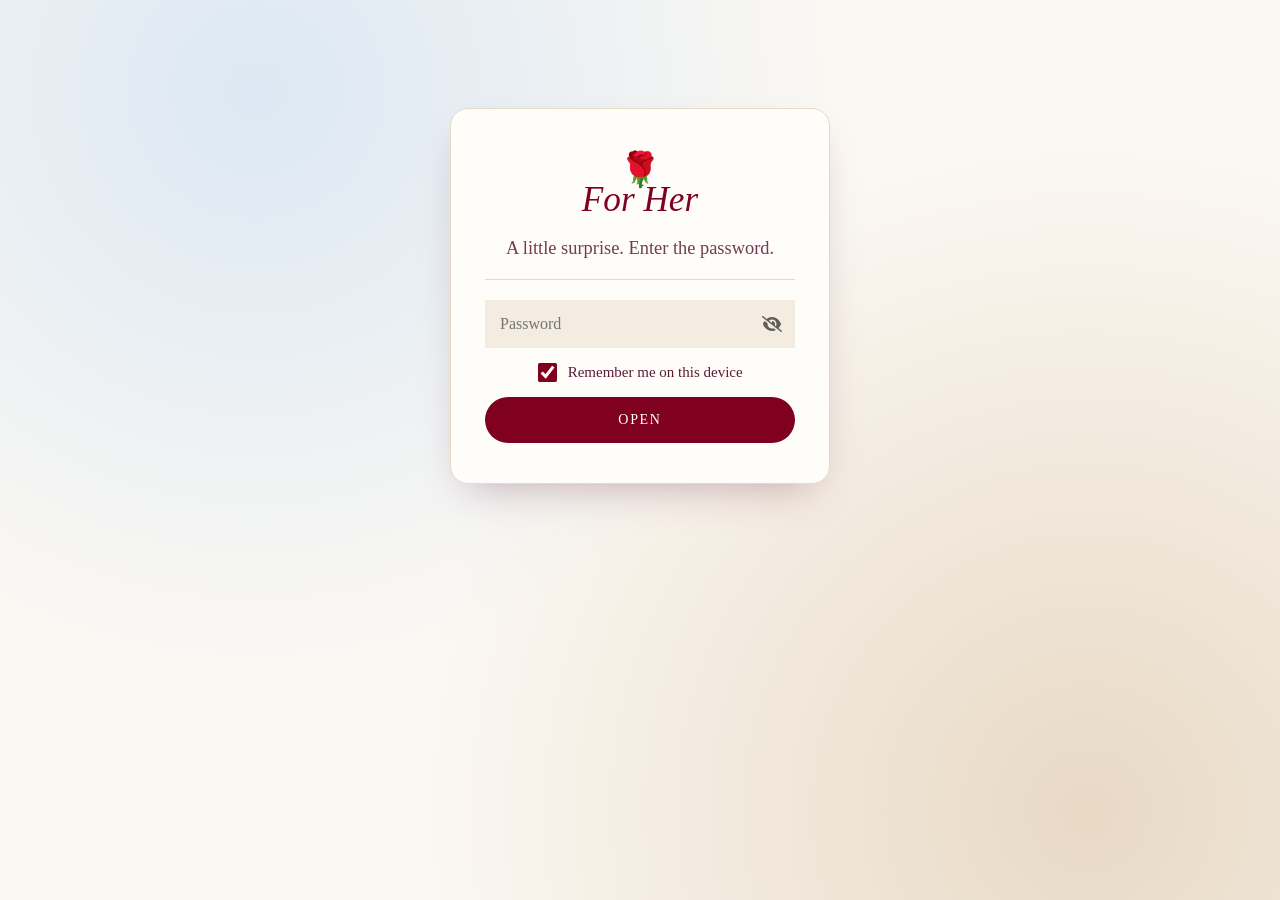
<file: index.html>
<!DOCTYPE html>
<html class="staticrypt-html">
    <head>
        <meta charset="utf-8" />
        <meta name="robots" content="noindex, nofollow" />
        <link rel="icon" type="image/svg+xml" href="data:image/svg+xml,%3Csvg%20xmlns%3D%22http%3A//www.w3.org/2000/svg%22%20viewBox%3D%220%200%2064%2064%22%3E%3Ccircle%20cx%3D%2232%22%20cy%3D%2232%22%20r%3D%2231%22%20fill%3D%22%23F4ECE1%22/%3E%3Cg%20fill%3D%22none%22%20stroke%3D%22%23800020%22%20stroke-width%3D%223%22%20stroke-linecap%3D%22round%22%20stroke-linejoin%3D%22round%22%3E%3Cpath%20d%3D%22M17%2024c0%2010%206%2017%2015%2017s15-7%2015-17c-5%201-8.5%200-11-3.5-2%202.6-6%202.6-8%200-2.5%203.5-6%204.5-11%203.5z%22%20fill%3D%22%23F7E3E6%22/%3E%3Cpath%20d%3D%22M26%2022c-1-5%202.5-8%206-8s7%203%206%208%22/%3E%3Cpath%20d%3D%22M32%2041v12%22%20stroke%3D%22%235B1A3A%22/%3E%3C/g%3E%3C/svg%3E%0A" />
        <title>For Her</title>
        <meta name="viewport" content="width=device-width, initial-scale=1" />

        <!-- do not cache this page -->
        <meta http-equiv="cache-control" content="max-age=0" />
        <meta http-equiv="cache-control" content="no-cache" />
        <meta http-equiv="expires" content="0" />
        <meta http-equiv="expires" content="Tue, 01 Jan 1980 1:00:00 GMT" />
        <meta http-equiv="pragma" content="no-cache" />

        <style>
            .staticrypt-hr {
                margin-top: 20px;
                margin-bottom: 20px;
                border: 0;
                border-top: 1px solid #eee;
            }

            .staticrypt-page {
                width: 360px;
                padding: 8% 0 0;
                margin: auto;
                box-sizing: border-box;
            }

            .staticrypt-form {
                position: relative;
                z-index: 1;
                background: #ffffff;
                max-width: 360px;
                margin: 0 auto 100px;
                padding: 45px;
                text-align: center;
                box-shadow: 0 0 20px 0 rgba(0, 0, 0, 0.2), 0 5px 5px 0 rgba(0, 0, 0, 0.24);
            }

            .staticrypt-form input[type="password"],
            input[type="text"] {
                background: inherit;
                border: 0;
                box-sizing: border-box; /* This ensures padding is included in the total width */
                font-size: 14px;
                outline: 0;
                padding: 15px 30px 15px 15px; /* Adjust the padding to ensure there is space for the icon */
                width: 100%;
            }

            .staticrypt-password-container {
                position: relative;
                outline: 0;
                background: #f2f2f2;
                width: 100%;
                border: 0;
                margin: 0 0 15px;
                box-sizing: border-box;
            }

            .staticrypt-toggle-password-visibility {
                cursor: pointer;
                height: 20px;
                opacity: 60%;
                padding: 13px;
                position: absolute;
                right: 0;
                top: 50%;
                transform: translateY(-50%);
                width: 20px;
            }

            .staticrypt-form .staticrypt-decrypt-button {
                text-transform: uppercase;
                outline: 0;
                background: #800020;
                width: 100%;
                border: 0;
                padding: 15px;
                color: #ffffff;
                font-size: 14px;
                cursor: pointer;
            }

            .staticrypt-form .staticrypt-decrypt-button:hover,
            .staticrypt-form .staticrypt-decrypt-button:active,
            .staticrypt-form .staticrypt-decrypt-button:focus {
                background: #800020;
                filter: brightness(92%);
            }

            .staticrypt-html {
                height: 100%;
            }

            .staticrypt-body {
                height: 100%;
                margin: 0;
            }

            .staticrypt-content {
                height: 100%;
                margin-bottom: 1em;
                background: #FBF8F3;
                font-family: "Arial", sans-serif;
                -webkit-font-smoothing: antialiased;
                -moz-osx-font-smoothing: grayscale;
            }

            .staticrypt-instructions {
                margin-top: -1em;
                margin-bottom: 1em;
            }

            .staticrypt-title {
                font-size: 1.5em;
            }

            label.staticrypt-remember {
                display: flex;
                align-items: center;
                margin-bottom: 1em;
            }

            .staticrypt-remember input[type="checkbox"] {
                transform: scale(1.5);
                margin-right: 1em;
            }

            .hidden {
                display: none !important;
            }

            .staticrypt-spinner-container {
                height: 100%;
                display: flex;
                align-items: center;
                justify-content: center;
            }

            .staticrypt-spinner {
                display: inline-block;
                width: 2rem;
                height: 2rem;
                vertical-align: text-bottom;
                border: 0.25em solid gray;
                border-right-color: transparent;
                border-radius: 50%;
                -webkit-animation: spinner-border 0.75s linear infinite;
                animation: spinner-border 0.75s linear infinite;
                animation-duration: 0.75s;
                animation-timing-function: linear;
                animation-delay: 0s;
                animation-iteration-count: infinite;
                animation-direction: normal;
                animation-fill-mode: none;
                animation-play-state: running;
                animation-name: spinner-border;
            }

            @keyframes spinner-border {
                100% {
                    transform: rotate(360deg);
                }
            }

            @media screen and (-webkit-min-device-pixel-ratio: 0) {
                .staticrypt-form input[type="password"],
                input[type="text"] {
                    font-size: 16px;
                }
            }
        
            .staticrypt-content { background: radial-gradient(circle at 20% 10%, #DCE8F3 0, transparent 45%), radial-gradient(circle at 85% 90%, #E8D9C5 0, transparent 50%), #FBF8F3 !important; font-family: "Cormorant Garamond", Georgia, "Times New Roman", serif !important; color: #5B1A3A; min-height: 100vh; }
            .staticrypt-page { width: min(380px, 92vw) !important; padding-top: 12vh !important; }
            .staticrypt-form { background: #FFFDF9 !important; border: 1px solid #E8D9C5; border-radius: 18px; box-shadow: 0 18px 40px -18px rgba(91,26,58,.35) !important; padding: 40px 34px !important; }
            .staticrypt-form::before { content: "\1F339"; display: block; font-size: 34px; margin-bottom: 6px; }
            .staticrypt-title { font-size: 2.2em !important; font-style: italic; color: #800020; margin: .2em 0 .1em; }
            .staticrypt-instructions p:last-child { font-size: 1.15em; color: #5B1A3A; opacity: .85; }
            .staticrypt-hr { border-top: 1px solid #E8D9C5 !important; }
            .staticrypt-password-container { background: #F4ECE1 !important; border-radius: 10px; }
            .staticrypt-form input[type="password"], .staticrypt-form input[type="text"] { font-family: Georgia, serif; color: #5B1A3A; }
            .staticrypt-form .staticrypt-decrypt-button { border-radius: 999px; letter-spacing: .12em; font-family: Georgia, serif; }
            label.staticrypt-remember { font-family: Georgia, serif; font-size: 15px; color: #5B1A3A; justify-content: center; }
            .staticrypt-remember input[type="checkbox"] { accent-color: #800020; }
            .staticrypt-spinner { border-color: #800020; border-right-color: transparent; }
        </style>
    </head>

    <body class="staticrypt-body">
        <div id="staticrypt_loading" class="staticrypt-spinner-container">
            <div class="staticrypt-spinner"></div>
        </div>

        <div id="staticrypt_content" class="staticrypt-content hidden">
            <div class="staticrypt-page">
                <div class="staticrypt-form">
                    <div class="staticrypt-instructions">
                        <p class="staticrypt-title">For Her</p>
                        <p>A little surprise. Enter the password.</p>
                    </div>

                    <hr class="staticrypt-hr" />

                    <form id="staticrypt-form" action="#" method="post">
                        <div class="staticrypt-password-container">
                            <input
                                id="staticrypt-password"
                                type="password"
                                name="password"
                                placeholder="Password"
                                autofocus
                            />

                            <img
                                class="staticrypt-toggle-password-visibility"
                                alt="Show password"
                                title="Show password"
                                src="[data-uri]"
                            />
                        </div>

                        <label id="staticrypt-remember-label" class="staticrypt-remember hidden">
                            <input id="staticrypt-remember" type="checkbox" name="remember" checked />
                            Remember me on this device
                        </label>

                        <input type="submit" class="staticrypt-decrypt-button" value="Open" />
                    </form>
                </div>
            </div>
        </div>

        <script>
            // these variables will be filled when generating the file - the template format is 'variable_name'
            const staticryptInitiator = ((function(){
  const exports = {};
  const cryptoEngine = ((function(){
  const exports = {};
  const { subtle } = crypto;

const IV_BITS = 16 * 8;
const HEX_BITS = 4;
const ENCRYPTION_ALGO = "AES-CBC";

/**
 * Translates between utf8 encoded hexadecimal strings
 * and Uint8Array bytes.
 */
const HexEncoder = {
    /**
     * hex string -> bytes
     * @param {string} hexString
     * @returns {Uint8Array}
     */
    parse: function (hexString) {
        if (hexString.length % 2 !== 0) throw "Invalid hexString";
        const arrayBuffer = new Uint8Array(hexString.length / 2);

        for (let i = 0; i < hexString.length; i += 2) {
            const byteValue = parseInt(hexString.substring(i, i + 2), 16);
            if (isNaN(byteValue)) {
                throw "Invalid hexString";
            }
            arrayBuffer[i / 2] = byteValue;
        }
        return arrayBuffer;
    },

    /**
     * bytes -> hex string
     * @param {Uint8Array} bytes
     * @returns {string}
     */
    stringify: function (bytes) {
        const hexBytes = [];

        for (let i = 0; i < bytes.length; ++i) {
            let byteString = bytes[i].toString(16);
            if (byteString.length < 2) {
                byteString = "0" + byteString;
            }
            hexBytes.push(byteString);
        }
        return hexBytes.join("");
    },
};

/**
 * Translates between utf8 strings and Uint8Array bytes.
 */
const UTF8Encoder = {
    parse: function (str) {
        return new TextEncoder().encode(str);
    },

    stringify: function (bytes) {
        return new TextDecoder().decode(bytes);
    },
};

/**
 * Salt and encrypt a msg with a password.
 */
async function encrypt(msg, hashedPassword) {
    // Must be 16 bytes, unpredictable, and preferably cryptographically random. However, it need not be secret.
    // https://developer.mozilla.org/en-US/docs/Web/API/SubtleCrypto/encrypt#parameters
    const iv = crypto.getRandomValues(new Uint8Array(IV_BITS / 8));

    const key = await subtle.importKey("raw", HexEncoder.parse(hashedPassword), ENCRYPTION_ALGO, false, ["encrypt"]);

    const encrypted = await subtle.encrypt(
        {
            name: ENCRYPTION_ALGO,
            iv: iv,
        },
        key,
        UTF8Encoder.parse(msg)
    );

    // iv will be 32 hex characters, we prepend it to the ciphertext for use in decryption
    return HexEncoder.stringify(iv) + HexEncoder.stringify(new Uint8Array(encrypted));
}
exports.encrypt = encrypt;

/**
 * Decrypt a salted msg using a password.
 *
 * @param {string} encryptedMsg
 * @param {string} hashedPassword
 * @returns {Promise<string>}
 */
async function decrypt(encryptedMsg, hashedPassword) {
    const ivLength = IV_BITS / HEX_BITS;
    const iv = HexEncoder.parse(encryptedMsg.substring(0, ivLength));
    const encrypted = encryptedMsg.substring(ivLength);

    const key = await subtle.importKey("raw", HexEncoder.parse(hashedPassword), ENCRYPTION_ALGO, false, ["decrypt"]);

    const outBuffer = await subtle.decrypt(
        {
            name: ENCRYPTION_ALGO,
            iv: iv,
        },
        key,
        HexEncoder.parse(encrypted)
    );

    return UTF8Encoder.stringify(new Uint8Array(outBuffer));
}
exports.decrypt = decrypt;

/**
 * Salt and hash the password so it can be stored in localStorage without opening a password reuse vulnerability.
 *
 * @param {string} password
 * @param {string} salt
 * @returns {Promise<string>}
 */
async function hashPassword(password, salt) {
    // we hash the password in multiple steps, each adding more iterations. This is because we used to allow less
    // iterations, so for backward compatibility reasons, we need to support going from that to more iterations.
    let hashedPassword = await hashLegacyRound(password, salt);

    hashedPassword = await hashSecondRound(hashedPassword, salt);

    return hashThirdRound(hashedPassword, salt);
}
exports.hashPassword = hashPassword;

/**
 * This hashes the password with 1k iterations. This is a low number, we need this function to support backwards
 * compatibility.
 *
 * @param {string} password
 * @param {string} salt
 * @returns {Promise<string>}
 */
function hashLegacyRound(password, salt) {
    return pbkdf2(password, salt, 1000, "SHA-1");
}
exports.hashLegacyRound = hashLegacyRound;

/**
 * Add a second round of iterations. This is because we used to use 1k, so for backwards compatibility with
 * remember-me/autodecrypt links, we need to support going from that to more iterations.
 *
 * @param hashedPassword
 * @param salt
 * @returns {Promise<string>}
 */
function hashSecondRound(hashedPassword, salt) {
    return pbkdf2(hashedPassword, salt, 14000, "SHA-256");
}
exports.hashSecondRound = hashSecondRound;

/**
 * Add a third round of iterations to bring total number to 600k. This is because we used to use 1k, then 15k, so for
 * backwards compatibility with remember-me/autodecrypt links, we need to support going from that to more iterations.
 *
 * @param hashedPassword
 * @param salt
 * @returns {Promise<string>}
 */
function hashThirdRound(hashedPassword, salt) {
    return pbkdf2(hashedPassword, salt, 585000, "SHA-256");
}
exports.hashThirdRound = hashThirdRound;

/**
 * Salt and hash the password so it can be stored in localStorage without opening a password reuse vulnerability.
 *
 * @param {string} password
 * @param {string} salt
 * @param {int} iterations
 * @param {string} hashAlgorithm
 * @returns {Promise<string>}
 */
async function pbkdf2(password, salt, iterations, hashAlgorithm) {
    const key = await subtle.importKey("raw", UTF8Encoder.parse(password), "PBKDF2", false, ["deriveBits"]);

    const keyBytes = await subtle.deriveBits(
        {
            name: "PBKDF2",
            hash: hashAlgorithm,
            iterations,
            salt: UTF8Encoder.parse(salt),
        },
        key,
        256
    );

    return HexEncoder.stringify(new Uint8Array(keyBytes));
}

function generateRandomSalt() {
    const bytes = crypto.getRandomValues(new Uint8Array(128 / 8));

    return HexEncoder.stringify(new Uint8Array(bytes));
}
exports.generateRandomSalt = generateRandomSalt;

async function signMessage(hashedPassword, message) {
    const key = await subtle.importKey(
        "raw",
        HexEncoder.parse(hashedPassword),
        {
            name: "HMAC",
            hash: "SHA-256",
        },
        false,
        ["sign"]
    );
    const signature = await subtle.sign("HMAC", key, UTF8Encoder.parse(message));

    return HexEncoder.stringify(new Uint8Array(signature));
}
exports.signMessage = signMessage;

function getRandomAlphanum() {
    const possibleCharacters = "abcdefghijklmnopqrstuvwxyzABCDEFGHIJKLMNOPQRSTUVWXYZ0123456789";

    let byteArray;
    let parsedInt;

    // Keep generating new random bytes until we get a value that falls
    // within a range that can be evenly divided by possibleCharacters.length
    do {
        byteArray = crypto.getRandomValues(new Uint8Array(1));
        // extract the lowest byte to get an int from 0 to 255 (probably unnecessary, since we're only generating 1 byte)
        parsedInt = byteArray[0] & 0xff;
    } while (parsedInt >= 256 - (256 % possibleCharacters.length));

    // Take the modulo of the parsed integer to get a random number between 0 and totalLength - 1
    const randomIndex = parsedInt % possibleCharacters.length;

    return possibleCharacters[randomIndex];
}

/**
 * Generate a random string of a given length.
 *
 * @param {int} length
 * @returns {string}
 */
function generateRandomString(length) {
    let randomString = "";

    for (let i = 0; i < length; i++) {
        randomString += getRandomAlphanum();
    }

    return randomString;
}
exports.generateRandomString = generateRandomString;

  return exports;
})());
const codec = ((function(){
  const exports = {};
  /**
 * Initialize the codec with the provided cryptoEngine - this return functions to encode and decode messages.
 *
 * @param cryptoEngine - the engine to use for encryption / decryption
 */
function init(cryptoEngine) {
    const exports = {};

    /**
     * Top-level function for encoding a message.
     * Includes password hashing, encryption, and signing.
     *
     * @param {string} msg
     * @param {string} password
     * @param {string} salt
     *
     * @returns {string} The encoded text
     */
    async function encode(msg, password, salt) {
        const hashedPassword = await cryptoEngine.hashPassword(password, salt);

        const encrypted = await cryptoEngine.encrypt(msg, hashedPassword);

        // we use the hashed password in the HMAC because this is effectively what will be used a password (so we can store
        // it in localStorage safely, we don't use the clear text password)
        const hmac = await cryptoEngine.signMessage(hashedPassword, encrypted);

        return hmac + encrypted;
    }
    exports.encode = encode;

    /**
     * Encode using a password that has already been hashed. This is useful to encode multiple messages in a row, that way
     * we don't need to hash the password multiple times.
     *
     * @param {string} msg
     * @param {string} hashedPassword
     *
     * @returns {string} The encoded text
     */
    async function encodeWithHashedPassword(msg, hashedPassword) {
        const encrypted = await cryptoEngine.encrypt(msg, hashedPassword);

        // we use the hashed password in the HMAC because this is effectively what will be used a password (so we can store
        // it in localStorage safely, we don't use the clear text password)
        const hmac = await cryptoEngine.signMessage(hashedPassword, encrypted);

        return hmac + encrypted;
    }
    exports.encodeWithHashedPassword = encodeWithHashedPassword;

    /**
     * Top-level function for decoding a message.
     * Includes signature check and decryption.
     *
     * @param {string} signedMsg
     * @param {string} hashedPassword
     * @param {string} salt
     * @param {int} backwardCompatibleAttempt
     * @param {string} originalPassword
     *
     * @returns {Object} {success: true, decoded: string} | {success: false, message: string}
     */
    async function decode(signedMsg, hashedPassword, salt, backwardCompatibleAttempt = 0, originalPassword = "") {
        const encryptedHMAC = signedMsg.substring(0, 64);
        const encryptedMsg = signedMsg.substring(64);
        const decryptedHMAC = await cryptoEngine.signMessage(hashedPassword, encryptedMsg);

        if (decryptedHMAC !== encryptedHMAC) {
            // we have been raising the number of iterations in the hashing algorithm multiple times, so to support the old
            // remember-me/autodecrypt links we need to try bringing the old hashes up to speed.
            originalPassword = originalPassword || hashedPassword;
            if (backwardCompatibleAttempt === 0) {
                const updatedHashedPassword = await cryptoEngine.hashThirdRound(originalPassword, salt);

                return decode(signedMsg, updatedHashedPassword, salt, backwardCompatibleAttempt + 1, originalPassword);
            }
            if (backwardCompatibleAttempt === 1) {
                let updatedHashedPassword = await cryptoEngine.hashSecondRound(originalPassword, salt);
                updatedHashedPassword = await cryptoEngine.hashThirdRound(updatedHashedPassword, salt);

                return decode(signedMsg, updatedHashedPassword, salt, backwardCompatibleAttempt + 1, originalPassword);
            }

            return { success: false, message: "Signature mismatch" };
        }

        return {
            success: true,
            decoded: await cryptoEngine.decrypt(encryptedMsg, hashedPassword),
        };
    }
    exports.decode = decode;

    return exports;
}
exports.init = init;

  return exports;
})());
const decode = codec.init(cryptoEngine).decode;

/**
 * Initialize the staticrypt module, that exposes functions callbable by the password_template.
 *
 * @param {{
 *  staticryptEncryptedMsgUniqueVariableName: string,
 *  isRememberEnabled: boolean,
 *  rememberDurationInDays: number,
 *  staticryptSaltUniqueVariableName: string,
 * }} staticryptConfig - object of data that is stored on the password_template at encryption time.
 *
 * @param {{
 *  rememberExpirationKey: string,
 *  rememberPassphraseKey: string,
 *  replaceHtmlCallback: function,
 *  clearLocalStorageCallback: function,
 * }} templateConfig - object of data that can be configured by a custom password_template.
 */
function init(staticryptConfig, templateConfig) {
    const exports = {};

    /**
     * Decrypt our encrypted page, replace the whole HTML.
     *
     * @param {string} hashedPassword
     * @returns {Promise<boolean>}
     */
    async function decryptAndReplaceHtml(hashedPassword) {
        const { staticryptEncryptedMsgUniqueVariableName, staticryptSaltUniqueVariableName } = staticryptConfig;
        const { replaceHtmlCallback } = templateConfig;

        const result = await decode(
            staticryptEncryptedMsgUniqueVariableName,
            hashedPassword,
            staticryptSaltUniqueVariableName
        );
        if (!result.success) {
            return false;
        }
        const plainHTML = result.decoded;

        // if the user configured a callback call it, otherwise just replace the whole HTML
        if (typeof replaceHtmlCallback === "function") {
            replaceHtmlCallback(plainHTML);
        } else {
            document.write(plainHTML);
            document.close();
        }

        return true;
    }

    /**
     * Attempt to decrypt the page and replace the whole HTML.
     *
     * @param {string} password
     * @param {boolean} isRememberChecked
     *
     * @returns {Promise<{isSuccessful: boolean, hashedPassword?: string}>} - we return an object, so that if we want to
     *   expose more information in the future we can do it without breaking the password_template
     */
    async function handleDecryptionOfPage(password, isRememberChecked) {
        const { staticryptSaltUniqueVariableName } = staticryptConfig;

        // decrypt and replace the whole page
        const hashedPassword = await cryptoEngine.hashPassword(password, staticryptSaltUniqueVariableName);
        return handleDecryptionOfPageFromHash(hashedPassword, isRememberChecked);
    }
    exports.handleDecryptionOfPage = handleDecryptionOfPage;

    async function handleDecryptionOfPageFromHash(hashedPassword, isRememberChecked) {
        const { isRememberEnabled, rememberDurationInDays } = staticryptConfig;
        const { rememberExpirationKey, rememberPassphraseKey } = templateConfig;

        const isDecryptionSuccessful = await decryptAndReplaceHtml(hashedPassword);

        if (!isDecryptionSuccessful) {
            return {
                isSuccessful: false,
                hashedPassword,
            };
        }

        // remember the hashedPassword and set its expiration if necessary
        if (isRememberEnabled && isRememberChecked) {
            window.localStorage.setItem(rememberPassphraseKey, hashedPassword);

            // set the expiration if the duration isn't 0 (meaning no expiration)
            if (rememberDurationInDays > 0) {
                window.localStorage.setItem(
                    rememberExpirationKey,
                    (new Date().getTime() + rememberDurationInDays * 24 * 60 * 60 * 1000).toString()
                );
            }
        }

        return {
            isSuccessful: true,
            hashedPassword,
        };
    }
    exports.handleDecryptionOfPageFromHash = handleDecryptionOfPageFromHash;

    /**
     * Clear localstorage from staticrypt related values
     */
    function clearLocalStorage() {
        const { clearLocalStorageCallback, rememberExpirationKey, rememberPassphraseKey } = templateConfig;

        if (typeof clearLocalStorageCallback === "function") {
            clearLocalStorageCallback();
        } else {
            localStorage.removeItem(rememberPassphraseKey);
            localStorage.removeItem(rememberExpirationKey);
        }
    }

    async function handleDecryptOnLoad() {
        let isSuccessful = await decryptOnLoadFromUrl();

        if (!isSuccessful) {
            isSuccessful = await decryptOnLoadFromRememberMe();
        }

        return { isSuccessful };
    }
    exports.handleDecryptOnLoad = handleDecryptOnLoad;

    /**
     * Clear storage if we are logging out
     *
     * @returns {boolean} - whether we logged out
     */
    function logoutIfNeeded() {
        const logoutKey = "staticrypt_logout";

        // handle logout through query param
        const queryParams = new URLSearchParams(window.location.search);
        if (queryParams.has(logoutKey)) {
            clearLocalStorage();
            return true;
        }

        // handle logout through URL fragment
        const hash = window.location.hash.substring(1);
        if (hash.includes(logoutKey)) {
            clearLocalStorage();
            return true;
        }

        return false;
    }

    /**
     * To be called on load: check if we want to try to decrypt and replace the HTML with the decrypted content, and
     * try to do it if needed.
     *
     * @returns {Promise<boolean>} true if we derypted and replaced the whole page, false otherwise
     */
    async function decryptOnLoadFromRememberMe() {
        const { rememberDurationInDays } = staticryptConfig;
        const { rememberExpirationKey, rememberPassphraseKey } = templateConfig;

        // if we are login out, terminate
        if (logoutIfNeeded()) {
            return false;
        }

        // if there is expiration configured, check if we're not beyond the expiration
        if (rememberDurationInDays && rememberDurationInDays > 0) {
            const expiration = localStorage.getItem(rememberExpirationKey),
                isExpired = expiration && new Date().getTime() > parseInt(expiration);

            if (isExpired) {
                clearLocalStorage();
                return false;
            }
        }

        const hashedPassword = localStorage.getItem(rememberPassphraseKey);

        if (hashedPassword) {
            // try to decrypt
            const isDecryptionSuccessful = await decryptAndReplaceHtml(hashedPassword);

            // if the decryption is unsuccessful the password might be wrong - silently clear the saved data and let
            // the user fill the password form again
            if (!isDecryptionSuccessful) {
                clearLocalStorage();
                return false;
            }

            return true;
        }

        return false;
    }

    async function decryptOnLoadFromUrl() {
        const passwordKey = "staticrypt_pwd";
        const rememberMeKey = "remember_me";

        // try to get the password from the query param (for backward compatibility - we now want to avoid this method,
        // since it sends the hashed password to the server which isn't needed)
        const queryParams = new URLSearchParams(window.location.search);
        const hashedPasswordQuery = queryParams.get(passwordKey);
        const rememberMeQuery = queryParams.get(rememberMeKey);

        const urlFragment = window.location.hash.substring(1);
        // get the password from the url fragment
        const hashedPasswordRegexMatch = urlFragment.match(new RegExp(passwordKey + "=([^&]*)"));
        const hashedPasswordFragment = hashedPasswordRegexMatch ? hashedPasswordRegexMatch[1] : null;
        const rememberMeFragment = urlFragment.includes(rememberMeKey);

        const hashedPassword = hashedPasswordFragment || hashedPasswordQuery;
        const rememberMe = rememberMeFragment || rememberMeQuery;

        if (hashedPassword) {
            return handleDecryptionOfPageFromHash(hashedPassword, rememberMe);
        }

        return false;
    }

    return exports;
}
exports.init = init;

  return exports;
})());
            const templateError = "Not quite. Try again, love.",
                templateToggleAltShow = "Show password",
                templateToggleAltHide = "Hide password",
                isRememberEnabled = true,
                staticryptConfig = {"staticryptEncryptedMsgUniqueVariableName":"[base64]","isRememberEnabled":true,"rememberDurationInDays":0,"staticryptSaltUniqueVariableName":"e9daf51ef6f307646a268ec890644a04"};

            // you can edit these values to customize some of the behavior of StatiCrypt
            const templateConfig = {
                rememberExpirationKey: "staticrypt_expiration",
                rememberPassphraseKey: "staticrypt_passphrase",
                replaceHtmlCallback: null,
                clearLocalStorageCallback: null,
            };

            // init the staticrypt engine
            const staticrypt = staticryptInitiator.init(staticryptConfig, templateConfig);

            // try to automatically decrypt on load if there is a saved password
            window.onload = async function () {
                const { isSuccessful } = await staticrypt.handleDecryptOnLoad();

                // if we didn't decrypt anything on load, show the password prompt. Otherwise the content has already been
                // replaced, no need to do anything
                if (!isSuccessful) {
                    // hide loading screen
                    document.getElementById("staticrypt_loading").classList.add("hidden");
                    document.getElementById("staticrypt_content").classList.remove("hidden");
                    document.getElementById("staticrypt-password").focus();

                    // show the remember me checkbox
                    if (isRememberEnabled) {
                        document.getElementById("staticrypt-remember-label").classList.remove("hidden");
                    }
                }
            };

            // toggle password visibility
            const toggleIcon = document.querySelector(".staticrypt-toggle-password-visibility");
            // these two icons are coming from FontAwesome
            const imgSrcEyeClosed =
                "[data-uri]";
            const imgSrcEyeOpened =
                "[data-uri]";
            toggleIcon.addEventListener("click", function () {
                const passwordInput = document.getElementById("staticrypt-password");
                if (passwordInput.type === "password") {
                    passwordInput.type = "text";
                    toggleIcon.src = imgSrcEyeOpened;
                    toggleIcon.alt = templateToggleAltHide;
                    toggleIcon.title = templateToggleAltHide;
                } else {
                    passwordInput.type = "password";
                    toggleIcon.src = imgSrcEyeClosed;
                    toggleIcon.alt = templateToggleAltShow;
                    toggleIcon.title = templateToggleAltShow;
                }
            });

            // handle password form submission
            document.getElementById("staticrypt-form").addEventListener("submit", async function (e) {
                e.preventDefault();

                const password = document.getElementById("staticrypt-password").value,
                    isRememberChecked = document.getElementById("staticrypt-remember").checked;

                const { isSuccessful } = await staticrypt.handleDecryptionOfPage(password, isRememberChecked);

                if (!isSuccessful) {
                    alert(templateError);
                }
            });
        </script>
    </body>
</html>
</file>
